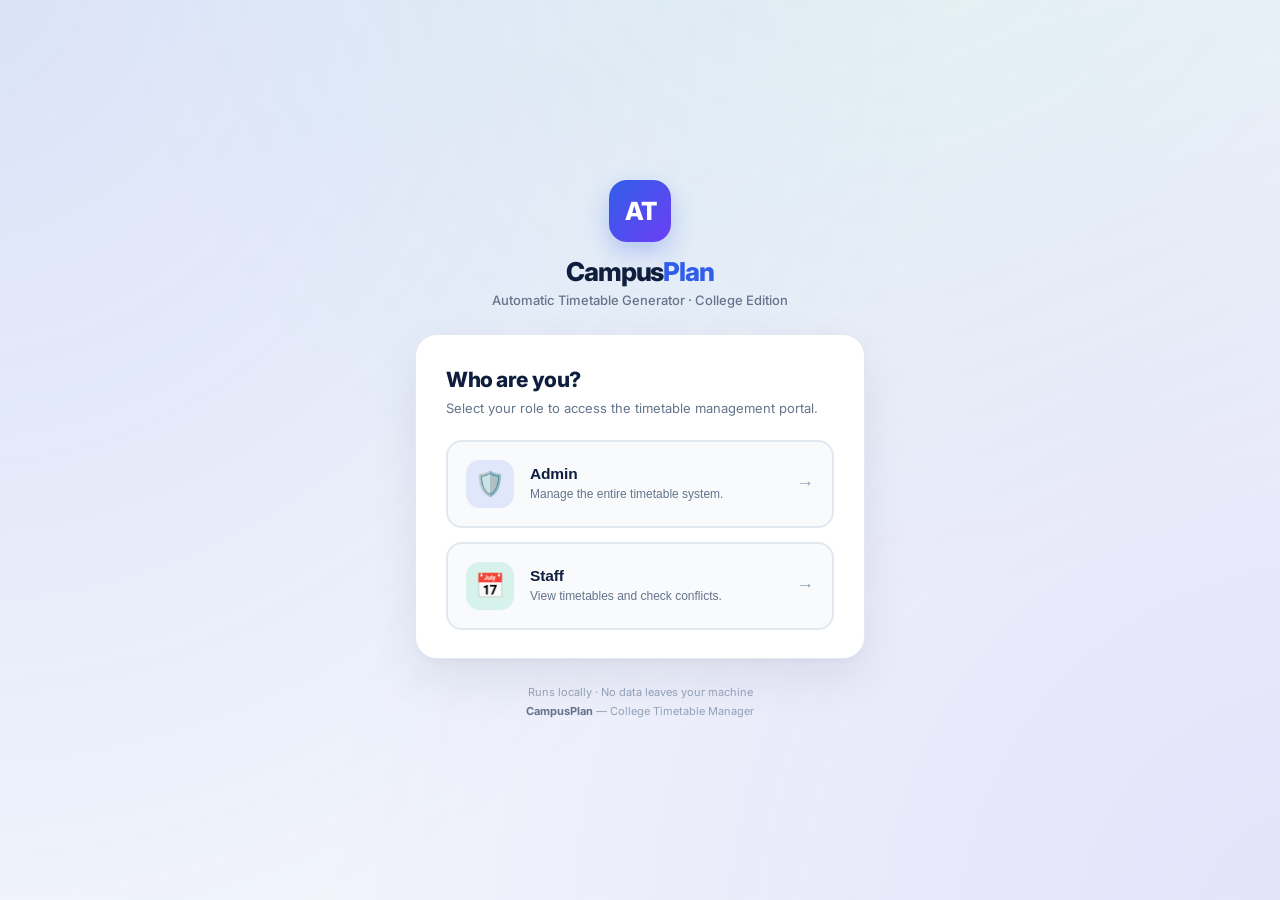
<file: src/main/resources/static/login.html>
<!DOCTYPE html>
<html lang="en">
<head>
    <meta charset="UTF-8">
    <meta name="viewport" content="width=device-width, initial-scale=1">
    <meta name="description" content="CampusPlan – Sign in to the Automatic Timetable Generator">
    <title>Sign In — CampusPlan</title>
    <link rel="preconnect" href="https://fonts.googleapis.com">
    <link rel="preconnect" href="https://fonts.gstatic.com" crossorigin>
    <link href="https://fonts.googleapis.com/css2?family=Inter:wght@400;500;600;700;800&display=swap" rel="stylesheet">
    <style>
        *, *::before, *::after { box-sizing: border-box; margin: 0; padding: 0; }
        :root {
            --navy: #0f1e3d;
            --blue: #315ee8;
            --blue-dark: #1e46c9;
            --blue-light: #eef2ff;
            --purple: #6c3ff5;
            --green: #10b981;
            --border: #e2e8f0;
            --muted: #64748b;
            --surface: #ffffff;
            --bg: #f1f4fb;
            --danger: #dc2626;
            --danger-bg: #fef2f2;
            --danger-border: #fecaca;
        }
        html, body {
            min-height: 100vh;
            font-family: 'Inter', system-ui, -apple-system, sans-serif;
            background: var(--bg);
            color: #1a2540;
            -webkit-font-smoothing: antialiased;
        }
        body {
            display: flex;
            flex-direction: column;
            align-items: center;
            justify-content: center;
            padding: 24px 16px;
            position: relative;
            overflow-x: hidden;
        }

        /* Decorative background blobs */
        body::before {
            content: '';
            position: fixed;
            inset: -40%;
            background:
                radial-gradient(circle at 20% 20%, rgba(49,94,232,0.12) 0%, transparent 45%),
                radial-gradient(circle at 80% 80%, rgba(108,63,245,0.10) 0%, transparent 45%),
                radial-gradient(circle at 60% 10%, rgba(16,185,129,0.08) 0%, transparent 40%);
            pointer-events: none;
            z-index: 0;
        }

        .login-wrapper {
            position: relative;
            z-index: 1;
            width: 100%;
            max-width: 450px;
            animation: fadeUp 0.45s cubic-bezier(0.16, 1, 0.3, 1) both;
        }

        @keyframes fadeUp {
            from { opacity: 0; transform: translateY(20px); }
            to   { opacity: 1; transform: translateY(0); }
        }

        /* Brand header */
        .brand-header {
            text-align: center;
            margin-bottom: 26px;
        }
        .brand-logo {
            display: inline-flex;
            align-items: center;
            justify-content: center;
            width: 62px; height: 62px;
            border-radius: 18px;
            background: linear-gradient(135deg, #315ee8, #6c3ff5);
            color: #fff;
            font-size: 25px;
            font-weight: 800;
            letter-spacing: -1px;
            box-shadow: 0 10px 24px rgba(49,94,232,0.28);
            margin-bottom: 14px;
        }
        .brand-name {
            font-size: 26px;
            font-weight: 800;
            letter-spacing: -0.04em;
            color: var(--navy);
        }
        .brand-name span { color: var(--blue); }
        .brand-sub {
            margin-top: 5px;
            font-size: 13px;
            color: var(--muted);
            font-weight: 500;
        }

        /* Card */
        .login-card {
            background: var(--surface);
            border: 1px solid var(--border);
            border-radius: 22px;
            padding: 32px 30px 28px;
            box-shadow: 0 4px 6px -1px rgba(15,30,61,0.03), 0 20px 48px rgba(15,30,61,0.08);
            position: relative;
            overflow: hidden;
            transition: all 0.25s ease;
        }

        /* Question and description */
        .card-question {
            font-size: 21px;
            font-weight: 800;
            color: #0f1e3d;
            letter-spacing: -0.02em;
            margin-bottom: 6px;
        }
        .card-desc {
            font-size: 13px;
            color: var(--muted);
            line-height: 1.55;
            margin-bottom: 22px;
        }

        /* Role Selection Grid */
        .role-options {
            display: flex;
            flex-direction: column;
            gap: 14px;
        }
        .role-option-card {
            display: flex;
            align-items: center;
            gap: 16px;
            padding: 18px 18px;
            background: #f8fafc;
            border: 2px solid var(--border);
            border-radius: 16px;
            cursor: pointer;
            text-align: left;
            transition: all 0.2s cubic-bezier(0.16, 1, 0.3, 1);
            user-select: none;
            width: 100%;
            outline: none;
        }
        .role-option-card:hover {
            border-color: var(--blue);
            background: var(--blue-light);
            transform: translateY(-2px);
            box-shadow: 0 8px 20px rgba(49,94,232,0.12);
        }
        .role-option-card:focus-visible {
            border-color: var(--blue);
            box-shadow: 0 0 0 3px rgba(49,94,232,0.25);
        }
        .role-option-card:active {
            transform: translateY(0);
        }

        .role-icon-box {
            display: flex;
            align-items: center;
            justify-content: center;
            width: 48px;
            height: 48px;
            border-radius: 14px;
            flex-shrink: 0;
            font-size: 24px;
            transition: transform 0.2s ease;
        }
        .role-option-card:hover .role-icon-box {
            transform: scale(1.08);
        }

        .admin-icon-box {
            background: rgba(49,94,232,0.12);
            color: var(--blue);
        }
        .staff-icon-box {
            background: rgba(16,185,129,0.14);
            color: #059669;
        }

        .role-info {
            flex: 1;
        }
        .role-title {
            display: block;
            font-size: 15.5px;
            font-weight: 700;
            color: #0f1e3d;
            margin-bottom: 3px;
            letter-spacing: -0.01em;
        }
        .role-desc {
            display: block;
            font-size: 12px;
            color: var(--muted);
            line-height: 1.45;
        }
        .role-arrow {
            font-size: 18px;
            color: #94a3b8;
            transition: transform 0.2s ease, color 0.2s ease;
            font-weight: 700;
        }
        .role-option-card:hover .role-arrow {
            color: var(--blue);
            transform: translateX(4px);
        }

        /* Login Form View */
        .view-section {
            display: none;
            animation: fadeIn 0.3s ease both;
        }
        .view-section.active {
            display: block;
        }

        @keyframes fadeIn {
            from { opacity: 0; transform: translateY(6px); }
            to   { opacity: 1; transform: translateY(0); }
        }

        .form-top-row {
            display: flex;
            align-items: center;
            justify-content: space-between;
            margin-bottom: 18px;
        }
        .btn-back {
            display: inline-flex;
            align-items: center;
            gap: 6px;
            background: none;
            border: none;
            color: var(--muted);
            font: inherit;
            font-size: 12.5px;
            font-weight: 600;
            cursor: pointer;
            padding: 4px 6px;
            border-radius: 6px;
            transition: all 0.15s ease;
        }
        .btn-back:hover {
            color: var(--blue);
            background: var(--blue-light);
        }

        .role-pill {
            display: inline-flex;
            align-items: center;
            gap: 6px;
            padding: 5px 12px;
            border-radius: 20px;
            font-size: 11.5px;
            font-weight: 700;
            letter-spacing: 0.02em;
        }
        .role-pill.admin {
            background: rgba(49,94,232,0.12);
            color: var(--blue);
            border: 1px solid rgba(49,94,232,0.22);
        }
        .role-pill.staff {
            background: rgba(16,185,129,0.14);
            color: #047857;
            border: 1px solid rgba(16,185,129,0.25);
        }

        .form-header {
            margin-bottom: 22px;
        }
        .form-title {
            font-size: 20px;
            font-weight: 800;
            color: #0f1e3d;
            letter-spacing: -0.02em;
            margin-bottom: 5px;
        }
        .form-subtitle {
            font-size: 12.5px;
            color: var(--muted);
            line-height: 1.5;
        }

        /* Error Box */
        .error-msg {
            display: none;
            align-items: center;
            gap: 8px;
            padding: 11px 14px;
            border-radius: 10px;
            background: var(--danger-bg);
            border: 1px solid var(--danger-border);
            color: var(--danger);
            font-size: 12.5px;
            font-weight: 500;
            margin-bottom: 18px;
            line-height: 1.45;
        }
        .error-msg.visible {
            display: flex;
        }
        .error-icon {
            font-size: 14px;
            flex-shrink: 0;
        }

        /* Form Fields */
        .field-group {
            margin-bottom: 18px;
        }
        .field-label {
            display: block;
            font-size: 12px;
            font-weight: 600;
            color: #334155;
            margin-bottom: 7px;
        }
        .input-wrap {
            position: relative;
        }
        .field-input {
            width: 100%;
            height: 44px;
            padding: 0 14px;
            border: 1.5px solid var(--border);
            border-radius: 12px;
            font: inherit;
            font-size: 13.5px;
            color: #1a2540;
            background: #ffffff;
            outline: none;
            transition: border-color 0.18s, box-shadow 0.18s;
        }
        .field-input.has-toggle {
            padding-right: 44px;
        }
        .field-input:focus {
            border-color: var(--blue);
            box-shadow: 0 0 0 3px rgba(49,94,232,0.12);
        }
        .field-input.input-error {
            border-color: var(--danger);
            background: #fffafa;
        }

        .toggle-pw {
            position: absolute;
            right: 10px;
            top: 50%;
            transform: translateY(-50%);
            background: none;
            border: none;
            cursor: pointer;
            color: var(--muted);
            font-size: 16px;
            padding: 6px;
            line-height: 1;
            border-radius: 6px;
            display: flex;
            align-items: center;
            justify-content: center;
            transition: color 0.15s, background 0.15s;
        }
        .toggle-pw:hover {
            color: var(--blue);
            background: rgba(49,94,232,0.06);
        }

        /* Submit Button */
        .btn-signin {
            width: 100%;
            height: 46px;
            border: none;
            border-radius: 12px;
            background: linear-gradient(135deg, #315ee8, #6c3ff5);
            color: #fff;
            font: inherit;
            font-size: 14.5px;
            font-weight: 700;
            cursor: pointer;
            transition: opacity 0.18s, transform 0.15s, box-shadow 0.18s;
            box-shadow: 0 4px 14px rgba(49,94,232,0.32);
            letter-spacing: 0.01em;
            margin-top: 6px;
            display: flex;
            align-items: center;
            justify-content: center;
            gap: 8px;
        }
        .btn-signin:hover:not(:disabled) {
            opacity: 0.94;
            transform: translateY(-1px);
            box-shadow: 0 6px 20px rgba(49,94,232,0.42);
        }
        .btn-signin:active:not(:disabled) {
            transform: translateY(0);
        }
        .btn-signin:disabled {
            opacity: 0.65;
            cursor: not-allowed;
            transform: none;
            box-shadow: none;
        }

        /* Spinner */
        .spinner {
            width: 16px;
            height: 16px;
            border: 2px solid rgba(255,255,255,0.4);
            border-top-color: #ffffff;
            border-radius: 50%;
            animation: spin 0.7s linear infinite;
        }
        @keyframes spin {
            to { transform: rotate(360deg); }
        }

        /* Footer */
        .login-footer {
            margin-top: 24px;
            text-align: center;
            font-size: 11px;
            color: #94a3b8;
            line-height: 1.7;
        }
        .login-footer strong { color: #64748b; }

        @media (max-width: 480px) {
            body { padding: 16px 12px; }
            .login-card { padding: 26px 20px 22px; border-radius: 18px; }
            .brand-logo { width: 54px; height: 54px; font-size: 22px; border-radius: 16px; }
            .brand-name { font-size: 23px; }
            .card-question { font-size: 19px; }
            .role-option-card { padding: 14px 14px; gap: 12px; }
            .role-icon-box { width: 42px; height: 42px; font-size: 20px; }
        }
    </style>
</head>
<body>
<div class="login-wrapper">
    <header class="brand-header">
        <div class="brand-logo" aria-hidden="true">AT</div>
        <h1 class="brand-name">Campus<span>Plan</span></h1>
        <p class="brand-sub">Automatic Timetable Generator · College Edition</p>
    </header>

    <main class="login-card">
        <!-- ── VIEW 1: Role Selection ("Who are you?") ───────────────────────── -->
        <section class="view-section active" id="view-role-selection" aria-labelledby="question-heading">
            <h2 class="card-question" id="question-heading">Who are you?</h2>
            <p class="card-desc">Select your role to access the timetable management portal.</p>

            <div class="role-options" role="region" aria-label="Portal selection options">
                <!-- Option 1: Admin -->
                <button type="button" class="role-option-card" id="btn-select-admin" aria-label="Select Admin portal">
                    <div class="role-icon-box admin-icon-box" aria-hidden="true">🛡️</div>
                    <div class="role-info">
                        <span class="role-title">Admin</span>
                        <span class="role-desc">Manage the entire timetable system.</span>
                    </div>
                    <span class="role-arrow" aria-hidden="true">→</span>
                </button>

                <!-- Option 2: Staff -->
                <button type="button" class="role-option-card" id="btn-select-staff" aria-label="Select Staff portal">
                    <div class="role-icon-box staff-icon-box" aria-hidden="true">📅</div>
                    <div class="role-info">
                        <span class="role-title">Staff</span>
                        <span class="role-desc">View timetables and check conflicts.</span>
                    </div>
                    <span class="role-arrow" aria-hidden="true">→</span>
                </button>
            </div>
        </section>

        <!-- ── VIEW 2: Login Form ────────────────────────────────────────────── -->
        <section class="view-section" id="view-login-form" aria-labelledby="form-heading">
            <div class="form-top-row">
                <button type="button" class="btn-back" id="btn-back" aria-label="Return to role selection">
                    ← Back
                </button>
                <div class="role-pill admin" id="form-role-badge">🛡️ Admin</div>
            </div>

            <header class="form-header">
                <h2 class="form-title" id="form-heading">Admin Sign In</h2>
                <p class="form-subtitle" id="form-subheading">Manage the entire timetable system.</p>
            </header>

            <!-- Error banner -->
            <div class="error-msg" id="error-msg" role="alert" aria-live="assertive">
                <span class="error-icon" aria-hidden="true">⚠</span>
                <span id="error-text">Authentication error</span>
            </div>

            <form id="login-form" novalidate>
                <!-- Username field -->
                <div class="field-group">
                    <label class="field-label" for="username-input">Username</label>
                    <div class="input-wrap">
                        <input class="field-input" type="text" id="username-input" name="username"
                               placeholder="Enter your username" autocomplete="username" spellcheck="false" required>
                    </div>
                </div>

                <!-- Password field -->
                <div class="field-group">
                    <label class="field-label" for="password-input">Password</label>
                    <div class="input-wrap">
                        <input class="field-input has-toggle" type="password" id="password-input" name="password"
                               placeholder="Enter your password" autocomplete="current-password" required>
                        <button type="button" class="toggle-pw" id="toggle-pw" aria-label="Show password" title="Show password">
                            <span id="toggle-pw-icon">👁</span>
                        </button>
                    </div>
                </div>

                <!-- Submit button -->
                <button type="submit" class="btn-signin" id="btn-signin">
                    <span id="btn-text">Sign In</span>
                    <span class="spinner" id="btn-spinner" style="display:none;" aria-hidden="true"></span>
                </button>
            </form>
        </section>
    </main>

    <footer class="login-footer">
        Runs locally · No data leaves your machine<br>
        <strong>CampusPlan</strong> — College Timetable Manager
    </footer>
</div>

<script>
    // ── Application state ───────────────────────────────────────────────────────
    let currentRole = null; // 'admin' or 'staff'

    // DOM Elements
    const viewRoleSelection = document.getElementById('view-role-selection');
    const viewLoginForm     = document.getElementById('view-login-form');
    const btnSelectAdmin    = document.getElementById('btn-select-admin');
    const btnSelectStaff    = document.getElementById('btn-select-staff');
    const btnBack           = document.getElementById('btn-back');

    const formRoleBadge     = document.getElementById('form-role-badge');
    const formHeading       = document.getElementById('form-heading');
    const formSubheading    = document.getElementById('form-subheading');

    const loginForm         = document.getElementById('login-form');
    const usernameInput     = document.getElementById('username-input');
    const passwordInput     = document.getElementById('password-input');
    const togglePw          = document.getElementById('toggle-pw');
    const togglePwIcon      = document.getElementById('toggle-pw-icon');

    const errorMsg          = document.getElementById('error-msg');
    const errorText         = document.getElementById('error-text');

    const btnSignIn         = document.getElementById('btn-signin');
    const btnText           = document.getElementById('btn-text');
    const btnSpinner        = document.getElementById('btn-spinner');

    // ── Navigation between Role Selection and Login Form ───────────────────────

    btnSelectAdmin.addEventListener('click', () => selectRole('admin'));
    btnSelectStaff.addEventListener('click', () => selectRole('staff'));
    btnBack.addEventListener('click', returnToRoleSelection);

    function selectRole(role) {
        currentRole = role;
        clearError();
        usernameInput.value = '';
        passwordInput.value = '';
        usernameInput.classList.remove('input-error');
        passwordInput.classList.remove('input-error');

        // Reset password visibility to masked
        passwordInput.type = 'password';
        togglePwIcon.textContent = '👁';
        togglePw.setAttribute('aria-label', 'Show password');
        togglePw.setAttribute('title', 'Show password');

        if (role === 'admin') {
            formRoleBadge.textContent = '🛡️ Administrator';
            formRoleBadge.className = 'role-pill admin';
            formHeading.textContent = 'Admin Sign In';
            formSubheading.textContent = 'Manage the entire timetable system.';
            usernameInput.placeholder = 'Enter admin username';
        } else {
            formRoleBadge.textContent = '📅 Staff User';
            formRoleBadge.className = 'role-pill staff';
            formHeading.textContent = 'Staff Sign In';
            formSubheading.textContent = 'View timetables and check conflicts.';
            usernameInput.placeholder = 'Enter staff username';
        }

        viewRoleSelection.classList.remove('active');
        viewLoginForm.classList.add('active');

        // Focus first field
        setTimeout(() => usernameInput.focus(), 80);
    }

    function returnToRoleSelection() {
        currentRole = null;
        clearError();
        viewLoginForm.classList.remove('active');
        viewRoleSelection.classList.add('active');
    }

    // ── Show / Hide password ───────────────────────────────────────────────────

    togglePw.addEventListener('click', () => {
        const isPassword = passwordInput.type === 'password';
        passwordInput.type = isPassword ? 'text' : 'password';
        togglePwIcon.textContent = isPassword ? '🔒' : '👁';
        const label = isPassword ? 'Hide password' : 'Show password';
        togglePw.setAttribute('aria-label', label);
        togglePw.setAttribute('title', label);
    });

    // ── Validation and submission ──────────────────────────────────────────────

    loginForm.addEventListener('submit', async (e) => {
        e.preventDefault();
        await doLogin();
    });

    function showError(msg, targetInput = null) {
        errorText.textContent = msg;
        errorMsg.classList.add('visible');
        if (targetInput) {
            targetInput.classList.add('input-error');
            targetInput.focus();
        }
    }

    function clearError() {
        errorMsg.classList.remove('visible');
        usernameInput.classList.remove('input-error');
        passwordInput.classList.remove('input-error');
    }

    usernameInput.addEventListener('input', () => {
        usernameInput.classList.remove('input-error');
        if (errorMsg.classList.contains('visible')) clearError();
    });

    passwordInput.addEventListener('input', () => {
        passwordInput.classList.remove('input-error');
        if (errorMsg.classList.contains('visible')) clearError();
    });

    async function doLogin() {
        if (!currentRole) {
            returnToRoleSelection();
            return;
        }

        const username = usernameInput.value.trim();
        const password = passwordInput.value;

        clearError();

        // Client-side validations
        if (!username) {
            showError('Please enter your username.', usernameInput);
            return;
        }
        if (!password) {
            showError('Please enter your password.', passwordInput);
            return;
        }

        // Prevent duplicate form submission & provide loading feedback
        btnSignIn.disabled = true;
        btnText.textContent = 'Signing in…';
        btnSpinner.style.display = 'inline-block';

        try {
            const res = await fetch('/api/auth/login', {
                method: 'POST',
                headers: { 'Content-Type': 'application/json' },
                body: JSON.stringify({
                    role: currentRole,
                    username: username,
                    password: password
                })
            });

            if (res.ok) {
                const data = await res.json();
                sessionStorage.setItem('cp_role', data.role);
                sessionStorage.setItem('cp_name', data.name || (data.role === 'admin' ? 'Administrator' : 'Staff User'));
                if (data.username) {
                    sessionStorage.setItem('cp_user', data.username);
                }

                // Redirect to the appropriate portal
                const targetUrl = data.redirect || (data.role === 'admin' ? '/index.html' : '/user.html');
                window.location.href = targetUrl;
            } else {
                const data = await res.json().catch(() => ({}));
                const message = data.message || (currentRole === 'admin'
                    ? 'Invalid Admin username or password.'
                    : 'Invalid Staff username or password.');
                showError(message, passwordInput);
                passwordInput.select();
            }
        } catch {
            showError('Cannot reach the server. Make sure CampusPlan is running.');
        } finally {
            btnSignIn.disabled = false;
            btnText.textContent = 'Sign In';
            btnSpinner.style.display = 'none';
        }
    }

    // ── Check existing authenticated session ───────────────────────────────────
    (function checkExistingSession() {
        const existingRole = sessionStorage.getItem('cp_role');
        if (existingRole === 'admin') {
            window.location.replace('/index.html');
        } else if (existingRole === 'staff' || existingRole === 'user') {
            window.location.replace('/user.html');
        }
    })();
</script>
</body>
</html>
</file>
